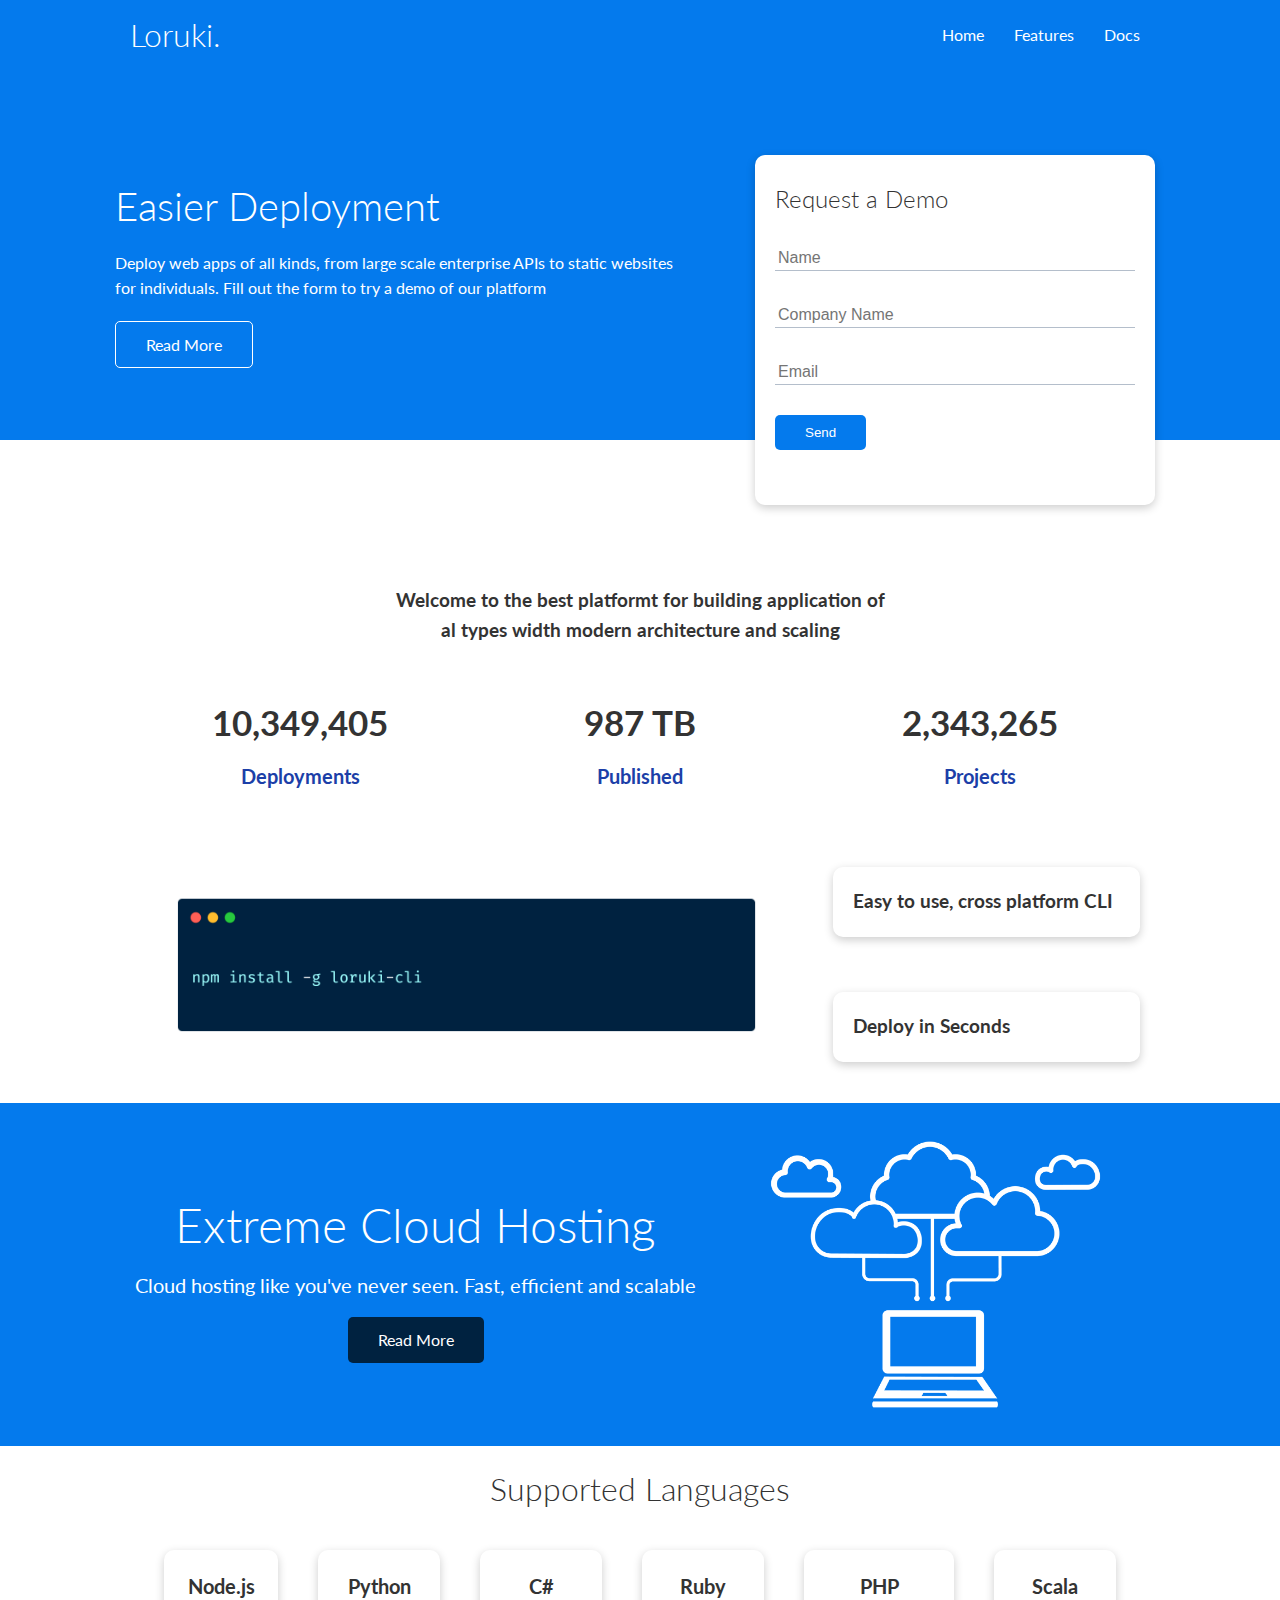
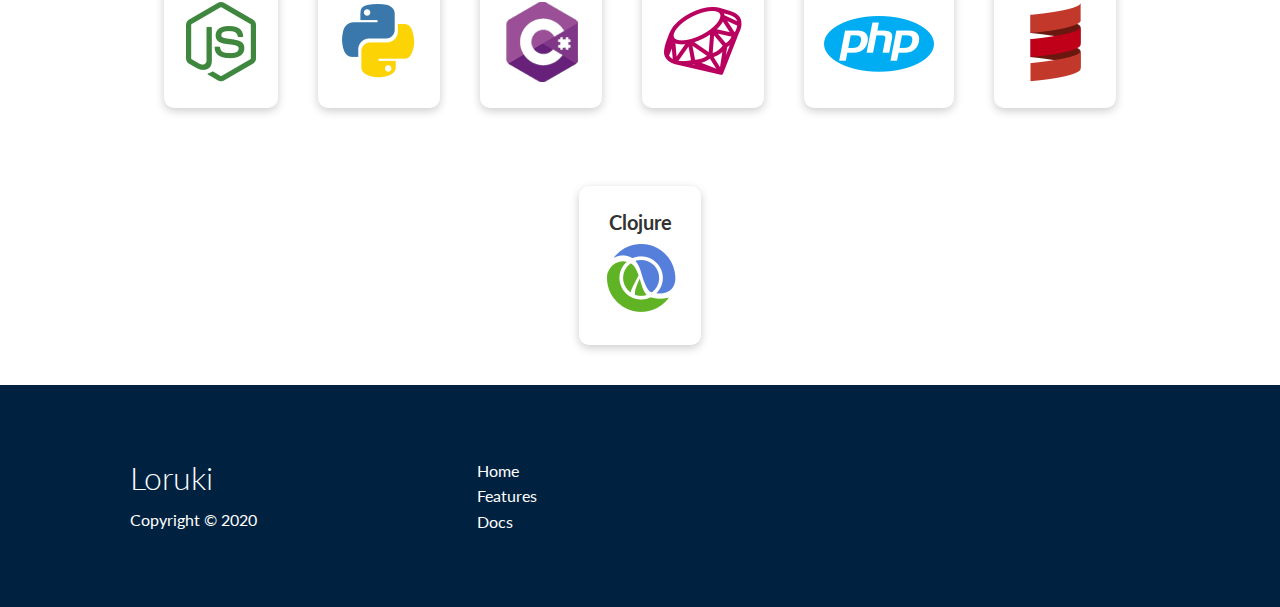
<file: index.html>
<!DOCTYPE html>
    <html lang="en">
        <head>
            <meta name="viewport" content="width=device-width, initial-scale=1.0">
            <meta charset="utf-8">
            <title>Loruki | Cloud Hosting For Everyone</title>
            <link rel="stylesheet" href="css/styles.css">
            <link rel="stylesheet" href="https://cdnjs.cloudflare.com/ajax/libs/font-awesome/5.15.1/css/all.min.css" integrity="sha512-+4zCK9k+qNFUR5X+cKL9EIR+ZOhtIloNl9GIKS57V1MyNsYpYcUrUeQc9vNfzsWfV28IaLL3i96P9sdNyeRssA==" crossorigin="anonymous" referrerpolicy="no-referrer" />
            <link rel="stylesheet" href="css/utilities.css">
        </head>
        <body>
            <div class="navbar">
                <div class="container flex">
                    <h1 class="logo">Loruki.</h1>
                    <nav>
                        <ul>
                            <li><a href="index.html">Home</a></li>
                            <li><a href="features.html">Features</a></li>
                            <li><a href="docs.html">Docs</a></li>
                        </ul>
                    </nav>
                </div>
            </div>
            <!-- Showcase -->
            <section class="showcase">
                <div class="container grid">
                    <div class="showcase-text">
                        <h1>Easier Deployment</h1>
                        <p>Deploy web apps of all kinds, from large scale enterprise APIs to static websites for individuals. Fill out the form to try a demo of our platform</p>
                        <a href="features.html" class="btn btn-outline">Read More</a>
                    </div>
                    <div class="showcase-form card">
                        <h2>Request a Demo</h2>
                        <form >
                            <div class="form-control">
                                <input type="text" name="name" placeholder="Name" required>
                            </div>
                            <div class="form-control">
                                <input type="text" name="company" placeholder="Company Name" required>
                            </div>
                            <div class="form-control">
                                <input type="email" name="email" placeholder="Email" required>
                            </div>
                            <input type="submit" value="Send" class="btn btn-primary">
                        </form>
                    </div>
                </div>
            </section>
            <!-- Stats -->
            <section class="stats">
                <div class="container">
                    <h3 class="stats-heading text-center my-1">
                        Welcome to the best platformt for building application of al types width modern architecture and scaling
                    </h3>
                    <div class="grid grid-3 text-center my-4">
                        <div><i class="fas fa-server fa-x3"></i>
                            <h3>10,349,405</h3>
                            <p class="text-secondary">Deployments</p>
                        </div>
                        <div>
                            <div><i class="fas fa-upload fa-x3"></i>
                                <h3>987 TB</h3>
                                <p class="text-secondary">Published</p>
                            </div>
                        </div>
                        <div>
                            <div><i class="fas fa-diagram fa-x3"></i>
                                <h3>2,343,265</h3>
                                <p class="text-secondary">Projects </p>
                            </div>
                        </div>
                    </div>
                </div>
            </section>
            <!-- CLI -->
            <section class="cli">
                <div class="container grid">
                    <img src="images/cli.png" alt="cli">
                    <div class="card">
                        <h3>Easy to use, cross platform CLI</h3>
                    </div>
                    <div class="card">
                        <h3>Deploy in Seconds</h3>
                    </div>
                </div>
            </section>
            <!-- Cloud -->
            <section class="cloud bg-primary my-2 py-2">
                <div class="container grid">
                    <div class="text-center">
                        <h2 class="lg">Extreme Cloud Hosting</h2>
                        <p class="lead my-1">Cloud hosting like you've never seen.
                            Fast, efficient and scalable
                        </p>
                        <a href="features.html" class="btn btn-dark">Read More</a>
                    </div>
                    <img src="images/cloud.png" alt="">
                </div>
            </section>
            <!-- Languages -->
            <section class="languages">
                <h2 class="md text-center my-2">
                    Supported Languages
                </h2>
                <div class="container flex">
                    <div class="card">
                        <h4 class="">
                            Node.js
                        </h4>
                        <img src="images/logos/node.png" alt="">
                    </div>
                    <div class="card">
                        <h4 class="">
                            Python
                        </h4>
                        <img src="images/logos/python.png" alt="">
                    </div>
                    <div class="card">
                        <h4 class="">
                            C#
                        </h4>
                        <img src="images/logos/csharp.png" alt="">
                    </div>
                    <div class="card">
                        <h4 class="">
                            Ruby
                        </h4>
                        <img src="images/logos/ruby.png" alt="">
                    </div>
                    <div class="card">
                        <h4 class="">
                            PHP
                        </h4>
                        <img src="images/logos/php.png" alt="">
                    </div>
                    <div class="card">
                        <h4 class="">
                            Scala
                        </h4>
                        <img src="images/logos/scala.png" alt="">
                    </div>
                    <div class="card">
                        <h4 class="">
                            Clojure
                        </h4>
                        <img src="images/logos/clojure.png" alt="">
                    </div>
                </div>
            </section>
            <footer class="footer bg-dark py-5">
                <div class="container grid grid-3">
                    <div>
                        <h1>
                            Loruki
                        </h1>
                        <p>
                            Copyright &copy; 2020
                        </p>
                    </div>
                    <nav>
                        <ul>
                            <li><a href="index.html">Home</a></li>
                        <li><a href="features.html">Features</a></li>
                        <li><a href="docs.html">Docs</a></li>
                        </ul>
                    </nav>
                    <div class="social">
                        <a href=""><i class="fab fa-github fa-2x"></i></a>
                        <a href=""><i class="fab fa-facebook fa-2x"></i></a>
                        <a href=""><i class="fab fa-instagram fa-2x"></i></a>
                        <a href=""><i class="fab fa-twitter fa-2x"></i></a>
                    </div>
                </div>
            </footer>
        </body>
    </html>
</file>
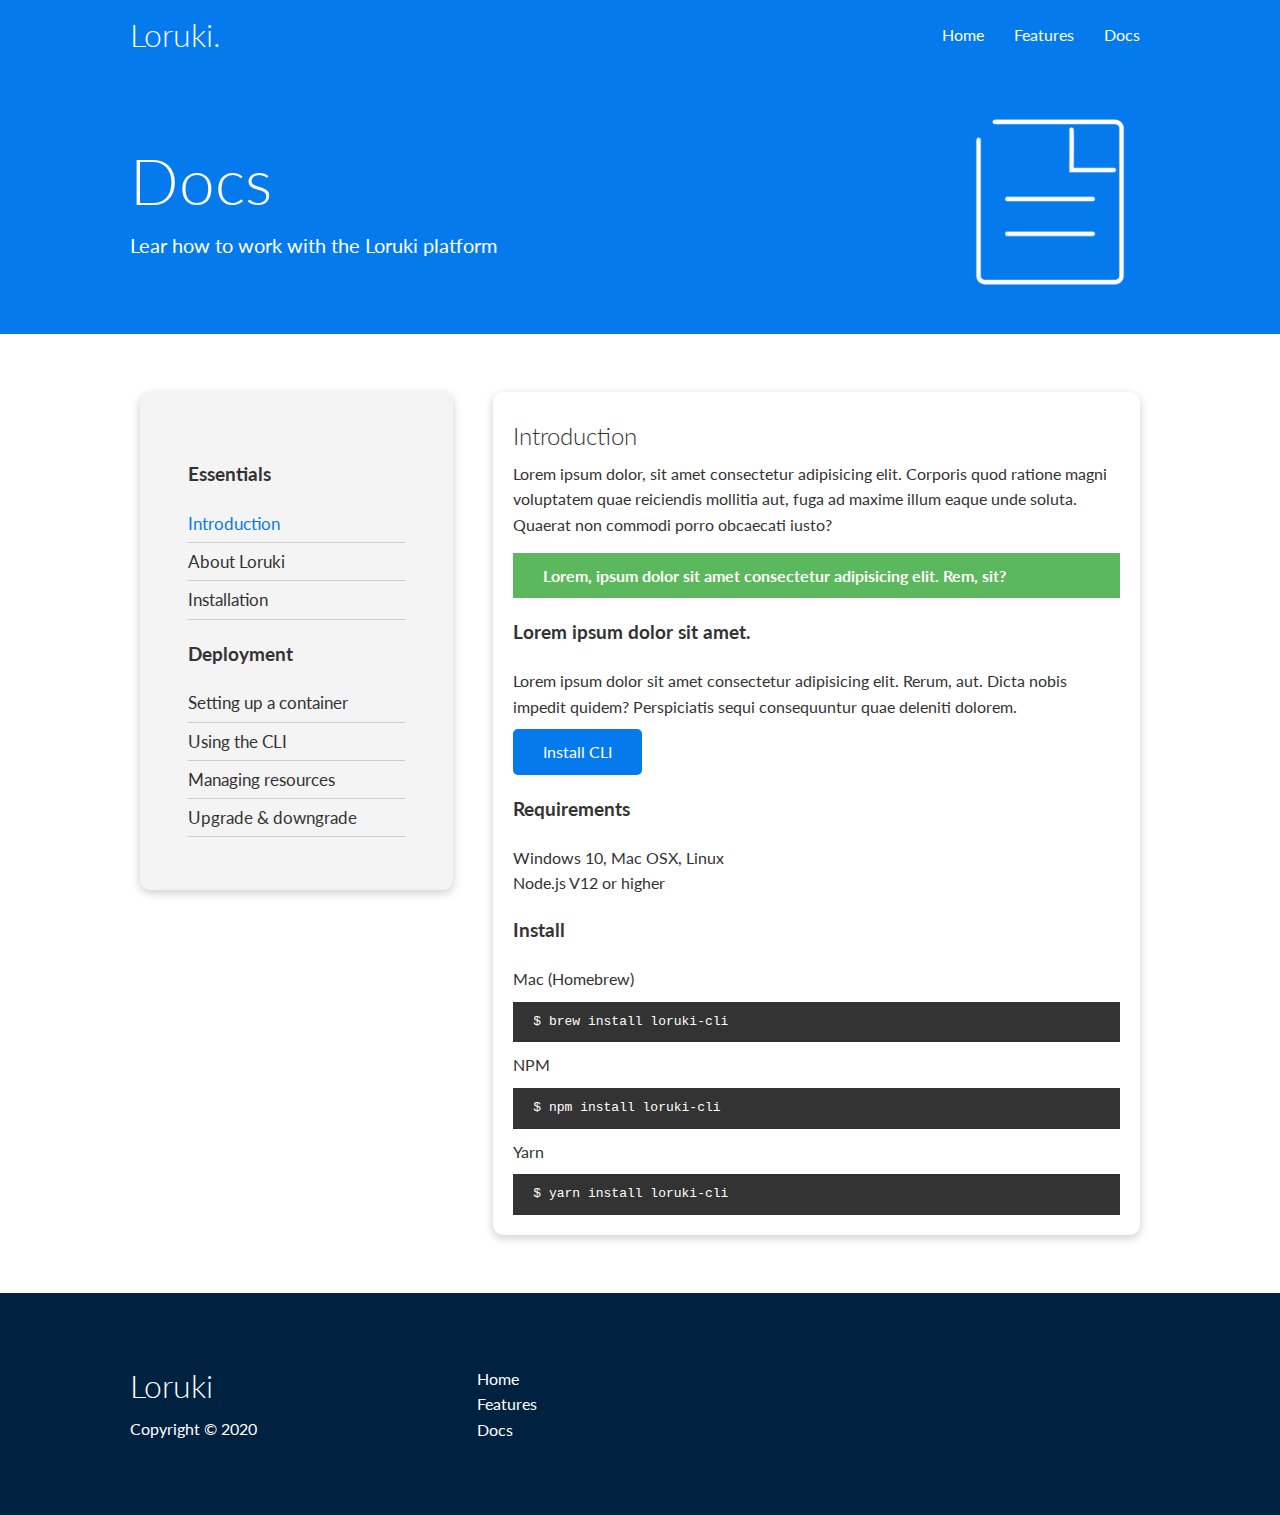
<file: docs.html>
<!DOCTYPE html>
    <html lang="en">
        <head>
            <meta name="viewport" content="width=device-width, initial-scale=1.0">
            <meta charset="utf-8">
            <title>Loruki | Cloud Hosting For Everyone</title>
            <link rel="stylesheet" href="css/styles.css">
            <link rel="stylesheet" href="https://cdnjs.cloudflare.com/ajax/libs/font-awesome/5.15.1/css/all.min.css" integrity="sha512-+4zCK9k+qNFUR5X+cKL9EIR+ZOhtIloNl9GIKS57V1MyNsYpYcUrUeQc9vNfzsWfV28IaLL3i96P9sdNyeRssA==" crossorigin="anonymous" referrerpolicy="no-referrer" />
            <link rel="stylesheet" href="css/utilities.css">
        </head>
        <body>
            <div class="navbar">
                <div class="container flex">
                    <h1 class="logo">Loruki.</h1>
                    <nav>
                        <ul>
                            <li><a href="index.html">Home</a></li>
                            <li><a href="features.html">Features</a></li>
                            <li><a href="docs.html">Docs</a></li>
                        </ul>
                    </nav>
                </div>
            </div> 
            <!-- head -->
            <section class="docs-head bg-primary py-3">
                <div class="container grid">
                    <div>
                        <h1 class="xl">
                            Docs
                        </h1>
                        <p class="lead">
                            Lear how to work with the Loruki platform
                        </p>
                    </div>
                    <img src="images/docs.png" alt="">
                </div>
            </section>
            <!-- Docs main -->
            <section class="docs-main my-4">
                <div class="container grid">
                    <div class="card bg-light p-4">
                        <h3 class="my2">Essentials</h3>
                        <nav>
                            <ul>
                                <li><a href="#" class="text-primary">Introduction</a></li>
                                <li><a href="#">About Loruki</a></li>
                                <li><a href="#">Installation</a></li>
                            </ul>
                        </nav>
                        <h3 class="my2">Deployment</h3>
                        <nav>
                            <ul>
                                <li><a href="#">Setting up a container</a></li>
                                <li><a href="#">Using the CLI</a></li>
                                <li><a href="#">Managing resources</a></li>
                                <li><a href="#">Upgrade & downgrade</a></li>
                            </ul>
                        </nav>
                    </div>
                    <div class="card">
                        <h2>Introduction</h2>
                        <p>Lorem ipsum dolor, sit amet consectetur adipisicing elit. Corporis quod ratione magni voluptatem quae reiciendis mollitia aut, fuga ad maxime illum eaque unde soluta. Quaerat non commodi porro obcaecati iusto?</p>
                        <div class="alert alert-success">
                            <i class="fas fa-info"></i>Lorem, ipsum dolor sit amet consectetur adipisicing elit. Rem, sit?
                        </div>

                        <h3>Lorem ipsum dolor sit amet.</h3>
                        <p>Lorem ipsum dolor sit amet consectetur adipisicing elit. Rerum, aut. Dicta nobis impedit quidem? Perspiciatis sequi consequuntur quae deleniti dolorem.</p>
                        <a href="#" class="btn btn-primay">Install CLI</a>

                        <h3>Requirements</h3>
                        <ul>
                            <li>Windows 10, Mac OSX, Linux</li>
                            <li>Node.js V12 or higher</li>
                        </ul>

                        <h3>Install</h3>
                        <p>Mac (Homebrew)</p>
                        <pre><code>$ brew install loruki-cli</code></pre>
                        <p>NPM</p>
                        <pre><code>$ npm install loruki-cli</code></pre>
                        <p>Yarn</p>
                        <pre><code>$ yarn install loruki-cli</code></pre>
                        
                    </div>
                </div>
            </section>
            <footer class="footer bg-dark py-5">
                <div class="container grid grid-3">
                    <div>
                        <h1>
                            Loruki
                        </h1>
                        <p>
                            Copyright &copy; 2020
                        </p>
                    </div>
                    <nav>
                        <ul>
                            <li><a href="index.html">Home</a></li>
                        <li><a href="features.html">Features</a></li>
                        <li><a href="docs.html">Docs</a></li>
                        </ul>
                    </nav>
                    <div class="social">
                        <a href=""><i class="fab fa-github fa-2x"></i></a>
                        <a href=""><i class="fab fa-facebook fa-2x"></i></a>
                        <a href=""><i class="fab fa-instagram fa-2x"></i></a>
                        <a href=""><i class="fab fa-twitter fa-2x"></i></a>
                    </div>
                </div>
            </footer>
        </body>
    </html>
</file>
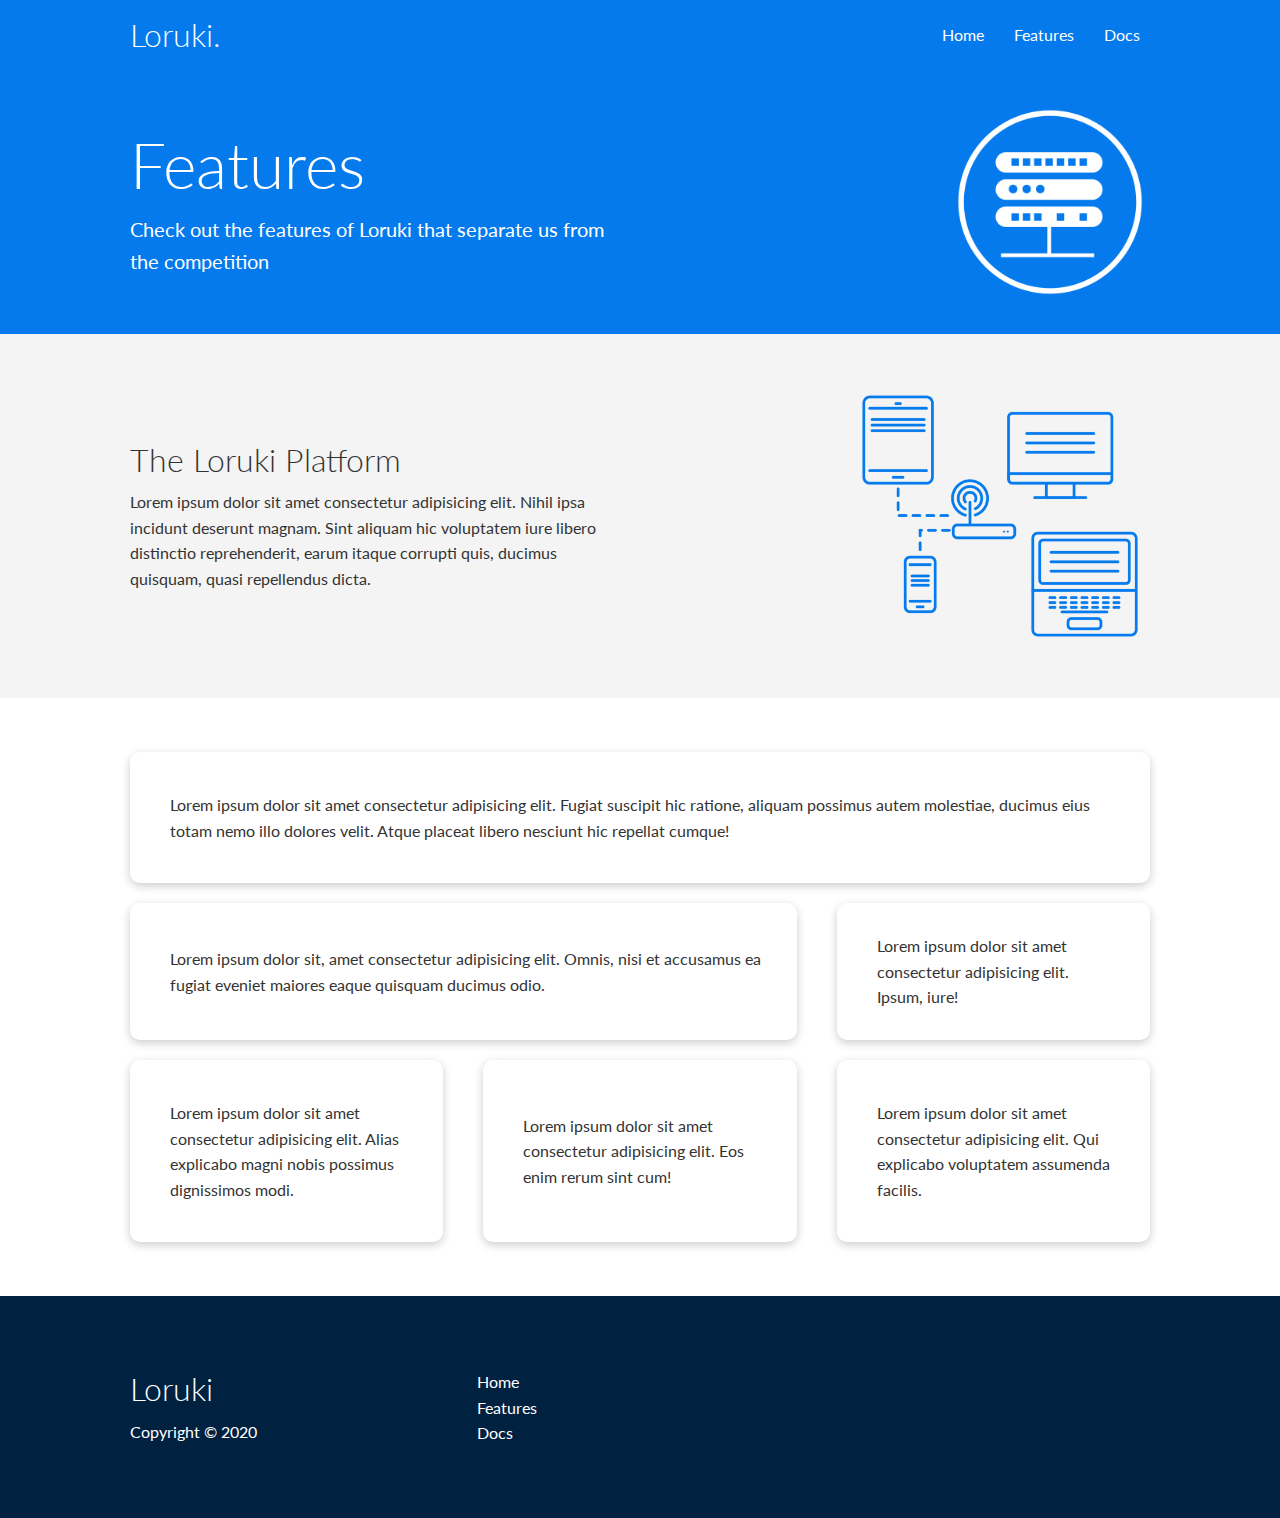
<file: features.html>
<!DOCTYPE html>
    <html lang="en">
        <head>
            <meta name="viewport" content="width=device-width, initial-scale=1.0">
            <meta charset="utf-8">
            <title>Loruki | Cloud Hosting For Everyone</title>
            <link rel="stylesheet" href="css/styles.css">
            <link rel="stylesheet" href="https://cdnjs.cloudflare.com/ajax/libs/font-awesome/5.15.1/css/all.min.css" integrity="sha512-+4zCK9k+qNFUR5X+cKL9EIR+ZOhtIloNl9GIKS57V1MyNsYpYcUrUeQc9vNfzsWfV28IaLL3i96P9sdNyeRssA==" crossorigin="anonymous" referrerpolicy="no-referrer" />
            <link rel="stylesheet" href="css/utilities.css">
        </head>
        <body>
            <div class="navbar">
                <div class="container flex">
                    <h1 class="logo">Loruki.</h1>
                    <nav>
                        <ul>
                            <li><a href="index.html">Home</a></li>
                            <li><a href="features.html">Features</a></li>
                            <li><a href="docs.html">Docs</a></li>
                        </ul>
                    </nav>
                </div>
            </div> 
            <!-- head -->
            <section class="features-head bg-primary py-3">
                <div class="container grid">
                    <div>
                        <h1 class="xl">
                            Features
                        </h1>
                        <p class="lead">
                            Check out the features of Loruki that separate us from the competition
                        </p>
                    </div>
                    <img src="images/server.png" alt="">
                </div>
            </section>
            <!-- Sub head -->
            <section class="features-sub-head bg-light py-3">
                <div class="container grid">
                    <div>
                        <h1 class="md">
                            The Loruki Platform
                        </h1>
                        <p >
                            Lorem ipsum dolor sit amet consectetur adipisicing elit. Nihil ipsa incidunt deserunt magnam. Sint aliquam hic voluptatem iure libero distinctio reprehenderit, earum itaque corrupti quis, ducimus quisquam, quasi repellendus dicta.
                        </p>
                    </div>
                    <img src="images/server2.png" alt="">
                </div>
            </section>
            <!-- Features main -->
            <section class="features-main my-2">
                <div class="container grid grid-3">
                    <div class="card flex">
                        <i class="fas fa-server fa-3x"></i>
                        <p>Lorem ipsum dolor sit amet consectetur adipisicing elit. Fugiat suscipit hic ratione, aliquam possimus autem molestiae, ducimus eius totam nemo illo dolores velit. Atque placeat libero nesciunt hic repellat cumque!</p>

                    </div>
                    <div class="card flex">
                        <i class="fas fa-network-wired fa-3x"></i>
                        <p>Lorem ipsum dolor sit, amet consectetur adipisicing elit. Omnis, nisi et accusamus ea fugiat eveniet maiores eaque quisquam ducimus odio.</p>
                    </div>
                    <div class="card flex">
                        <i class="fas fa-laptop-code fa-3x"></i>
                        Lorem ipsum dolor sit amet consectetur adipisicing elit. Ipsum, iure!
                        <p></p>
                    </div>
                    <div class="card flex">
                        <i class="fas fa-database fa-3x"></i>
                        <p>Lorem ipsum dolor sit amet consectetur adipisicing elit. Alias explicabo magni nobis possimus dignissimos modi.</p>
                    </div>
                    <div class="card flex">
                        <i class="fas fa-power-off fa-3x"></i>
                        <p>Lorem ipsum dolor sit amet consectetur adipisicing elit. Eos enim rerum sint cum!</p>
                    </div>
                    <div class="card flex">
                        <i class="fas fa-upload fa-3x"></i>
                        <p>Lorem ipsum dolor sit amet consectetur adipisicing elit. Qui explicabo voluptatem assumenda facilis.</p>
                    </div>
                </div>
            </section>
            <footer class="footer bg-dark py-5">
                <div class="container grid grid-3">
                    <div>
                        <h1>
                            Loruki
                        </h1>
                        <p>
                            Copyright &copy; 2020
                        </p>
                    </div>
                    <nav>
                        <ul>
                            <li><a href="index.html">Home</a></li>
                        <li><a href="features.html">Features</a></li>
                        <li><a href="docs.html">Docs</a></li>
                        </ul>
                    </nav>
                    <div class="social">
                        <a href=""><i class="fab fa-github fa-2x"></i></a>
                        <a href=""><i class="fab fa-facebook fa-2x"></i></a>
                        <a href=""><i class="fab fa-instagram fa-2x"></i></a>
                        <a href=""><i class="fab fa-twitter fa-2x"></i></a>
                    </div>
                </div>
            </footer>
        </body>
    </html>
</file>
<file: css/styles.css>
@import url('https://fonts.googleapis.com/css2?family=Lato:wght@300&display=swap');
:root{
    --primary-color:#047aed;
    --secondary-color: #1c3fa8;
    --dark-color: #002240;
    --light-color: #f4f4f4;
    --success-color:#5cb85c;
    --error-color:#d9534f;

}
*{
    box-sizing:border-box;
    margin: 0;
    padding: 0;
}
body{
    font-family: "Lato", sans-serif;
    line-height: 1.6;
    color: #333;
}
ul{
    list-style: none;
}
a{
    color: #333;
    text-decoration: none;
}
h1,h2{
    font-weight: 300;
    line-height: 1.2;
    margin: 10px 0;
}
p{
    margin: 10px 0;
}
img{
    width: 100%;
}
pre,code{
    background-color: #333;
    color: #fff;
    padding: 10px;
}
/* Navbar */
.navbar{
    background-color: var(--primary-color);
    height: 70px;
    color: #fff;
}
.container.flex{
    justify-content: space-between; 
 }

.navbar ul{
    display: flex;
    gap: 10px;
}
.navbar a{
    color: #fff;
    padding: 10px;
    position: relative;
}

.navbar a::after{
    content: "";
    position: absolute;
    border-bottom: solid #fff 2px;
    transform: scaleX(0);
    width: 100%;
    left: 0;
    bottom: 15%;
    transition: transform 250ms ease-in-out;
}
.navbar a:hover::after{
    transform: scaleX(1);
 }
/* Showcase */
.showcase{
    height: 400px;
    background-color: var(--primary-color);
    color: #fff;
    position: relative;
    
}
.showcase::after{
    content: "";
    position: absolute;
    height: 100px;
    background-color: #fff;
    left: 0;
    right: 0;
    bottom: -70px;
    transform: skewY(-3);
    -moz-transform: skewY(-3deg);
}
.showcase h1{
    font-size: 40px;
}
.showcase-text{
    animation: toleft 1s ease-in;
}
.showcase p{
    margin: 20px 0 ;
}
.showcase .grid{
    grid-template-columns: 55% 45%;
    gap: 30px;
    overflow: visible;
}
.showcase-form{
    position: relative;
    top: 60px;
    height: 350px;
    width: 400px;
    padding: 80px;
    z-index: 100;
    justify-self: flex-end;
    animation: toright 1s ease-in;
}
.showcase-form .form-control{
    margin: 30px 0;
}
.showcase-form input[type="text"],
.showcase-form input[type="email"]{
    border: none;
    border-bottom: 1px solid #b4becb;
    width: 100%;
    padding: 3px;
    font-size: 16px;
}
.showcase-form input:focus{
    outline: none;
}
/* Stats */
.stats{
    padding-top: 100px;
}
.stats-heading{
    max-width: 500px;
    margin: auto;
}
.stats .grid h3{
    font-size: 35px;
}
.stats .grid p{
    font-size: 20px;
    font-weight: bold;
}
/* CLI */
.cli .grid{
    grid-template-columns: repeat(3,1fr);
    grid-template-rows: repeat(2,1fr);
}
.cli .grid > *:first-child{
    grid-column: 1/3;
    grid-row: 1/3;
}
/* could */
.cloud .grid{
    grid-template-columns: 4fr 3fr;
}
/* languages */
.languages .card{
    text-align: center;
    margin: 18px 10px 40px;
    transition: transform .2s ease-in;
}
.languages .flex{
    flex-wrap: wrap;
    justify-content: center;
}
.languages .card h4{
    font-size: 20px;
}
.languages .card:hover{
    transform: translateY(-15px);
}
/* Features head */
.features-head img,.docs-head img{
    width: 200px;
    justify-self: flex-end;
}
/* Features sub head */
.features-sub-head img{
    width: 300px;
    justify-self: flex-end;
}
/* features main */
.features-main .flex{
    gap: 20px;
}
.features-main .grid{
    padding: 30px;
}
.features-main .grid > *:first-child{
    grid-column: 1/-1;
}
.features-main .grid > *:nth-child(2){
    grid-column: 1/3;
}
/* Docs */
.docs-main h3{
    margin: 20px 0;
}
.docs-main .grid{
    grid-template-columns: 1fr 2fr;
    align-items: flex-start;
}
.docs-main nav li{
    font-size: 17px;
    border-bottom: 1px solid #ccc;
    padding-bottom: 5px;
    margin-bottom: 5px;
}
.docs-main nav a:hover{
    font-weight: bold;
}
/* Animations */
@keyframes toleft{
    0%{
        transform: translateX(-100%);
    }
    100%{
        transform: translateX(0);
    }
}
@keyframes toright{
    0%{
        transform: translateX(100%);
    }
    100%{
        transform: translateX(0);
    }
}
@keyframes totop{
    0%{
        transform: translateY(-100%);
    }
    100%{
        transform: translateY(0);
    }
}
@keyframes tobottom{
    0%{
        transform: translateY(100%);
    }
    100%{
        transform: translateY(0);
    }
}
/* Footer */
.footer .social a{
    margin: 0 10px;
}
/* tablets and under */
@media(max-width:768px){
    .grid,
    .showcase .grid,
    .stats .grid,
    .cli .grid,
    .cloud .grid,
    .footer .grid,
    .features-main .grid,
    .docs-main .grid{
        grid-template-columns: 1fr !important;
        grid-template-rows: 1fr;
    }
    .showcase{
        height: auto;
    }
    .showcase-text{
        text-align: center;
        margin-top: 40px;
       
    }
    .showcase-form{
        justify-self: center;
        margin: auto;
    }
    .cli .grid > *:first-child{
        grid-column: 1;
        grid-row: 1;
    }
    .features-head,
    .features-sub-head,
    .docs-head{
        text-align: center;
    }
    .features-head img,
    .features-sub-head img,
    .docs-head img{
        justify-self: center;
    }
    .features-main .grid >*:first-child,
    .features-main .grid >*:nth-child(2)
    {
        grid-column: 1;
    }
}

/* Mobile */
@media(max-width:500px){
    .navbar{
        height: fit-content;
    }
    .navbar .flex{
        flex-direction: column;
    }
    .navbar ul{
        padding: 10px;
        background-color: rgba(0,0,0,0.1);
        overflow: hidden;
        
    }
    .showcase .showcase-form{
        width: 300px;
    }
    .cli .card{
        text-align: center;
    }

}
</file>
<file: css/utilities.css>
/* Utilities */
.card{
    background-color: #fff;
    border-radius: 10px;
    box-shadow: 0 3px 10px rgba(0,0,0,.2);
    margin: 10px;
    padding: 20px;
    color: #333;
}
.btn{
    display: inline-block;
    padding: 10px 30px;
    cursor: pointer;
    background-color: var(--primary-color);
    border: none;
    color: #fff;
    border-radius: 5px;
}
.btn:hover{
    transform: scale(0.98);
}
.btn-outline{
    background-color: transparent;
    border: 1px #fff solid;
}
/* Background and colored buttons */
.btn-primary, 
.bg-primary{
    background-color: var(--primary-color);
    color:#fff    
}
.btn-secondary, 
.bg-secondary{
    background-color: var(--secondary-color);
    color:#fff    
}
.btn-dark, 
.bg-dark{
    background-color: var(--dark-color);
    color:#fff    
}
.btn-light, 
.bg-light{
    background-color: var(--light-color);
    color:#333; 
}
.btn-primary a, 
.bg-primary a,
.btn-secondary a, 
.bg-secondary a,
.btn-dark a, 
.bg-dark a{
    color: #fff;
}
/* Text colors */
.text-primary{
     color: var(--primary-color);
}
.text-secondary{
    color: var(--secondary-color);
}
.text-dark{
    color: var(--dark-color);
}
.text-light{
    color: var(--light-color);
}
/* Font sizes */
.lead{
    font-size: 20px;
}
.sm{
    font-size: 1rem;
}
.md{
    font-size: 2rem;
}
.lg{
    font-size: 3rem;
}
.xl{
    font-size: 4rem;
}

.flex{
    display: flex;
    height: 100%;
    align-items: center;
    justify-content: center;

}
.grid{
    display: grid;
    grid-template-columns: repeat(2, 1fr);
}
.grid-3{
    grid-template-columns: repeat(3,1fr);
}
.container{
    overflow: auto;
    max-width: 1100px;
    margin-inline: auto;
    padding-inline: 40px;
    gap: 20px;
    justify-content: center;
    align-items: center;
    height: 100%;
}
.text-center{
    text-align: center;
}
/* Alerts */
.alert{
    background-color: var(--light-color);
    padding: 10px 20px;
    margin-block: 15px;
    font-weight: bold;
}
.alert i{
    margin-right: 10px;
}
.alert-success{
    background-color: var(--success-color);
    color:#fff
}
.alert-error{
    background-color: var(--error-color);
    color:#fff
}
/* Margins */
.my-1{
    margin-block: 1rem;
}
.my-2{
    margin-block: 1.5rem;
}
.my-3{
    margin-block: 2rem;
}
.my-4{
    margin-block: 3rem;
}
.my-5{
    margin-block: 4rem;
}
.m-1{
    margin: 1rem;
}
.m-2{
    margin: 1.5rem;
}
.m-3{
    margin: 2rem;
}
.m-4{
    margin: 3rem;
}
.m-5{
    margin: 4rem;
}
/* paddings */
.py-1{
    padding-block: 1rem;
}
.py-2{
    padding-block: 1.5rem;
}
.py-3{
    padding-block: 2rem;
}
.py-4{
    padding-block: 3rem;
}
.py-5{
    padding-block: 4rem;
}
.p-1{
    padding: 1rem;
}
.p-2{
    padding: 1.5rem;
}
.p-3{
    padding: 2rem;
}
.p-4{
    padding: 3rem;
}
.p-5{
    padding: 4rem;
}
</file>
